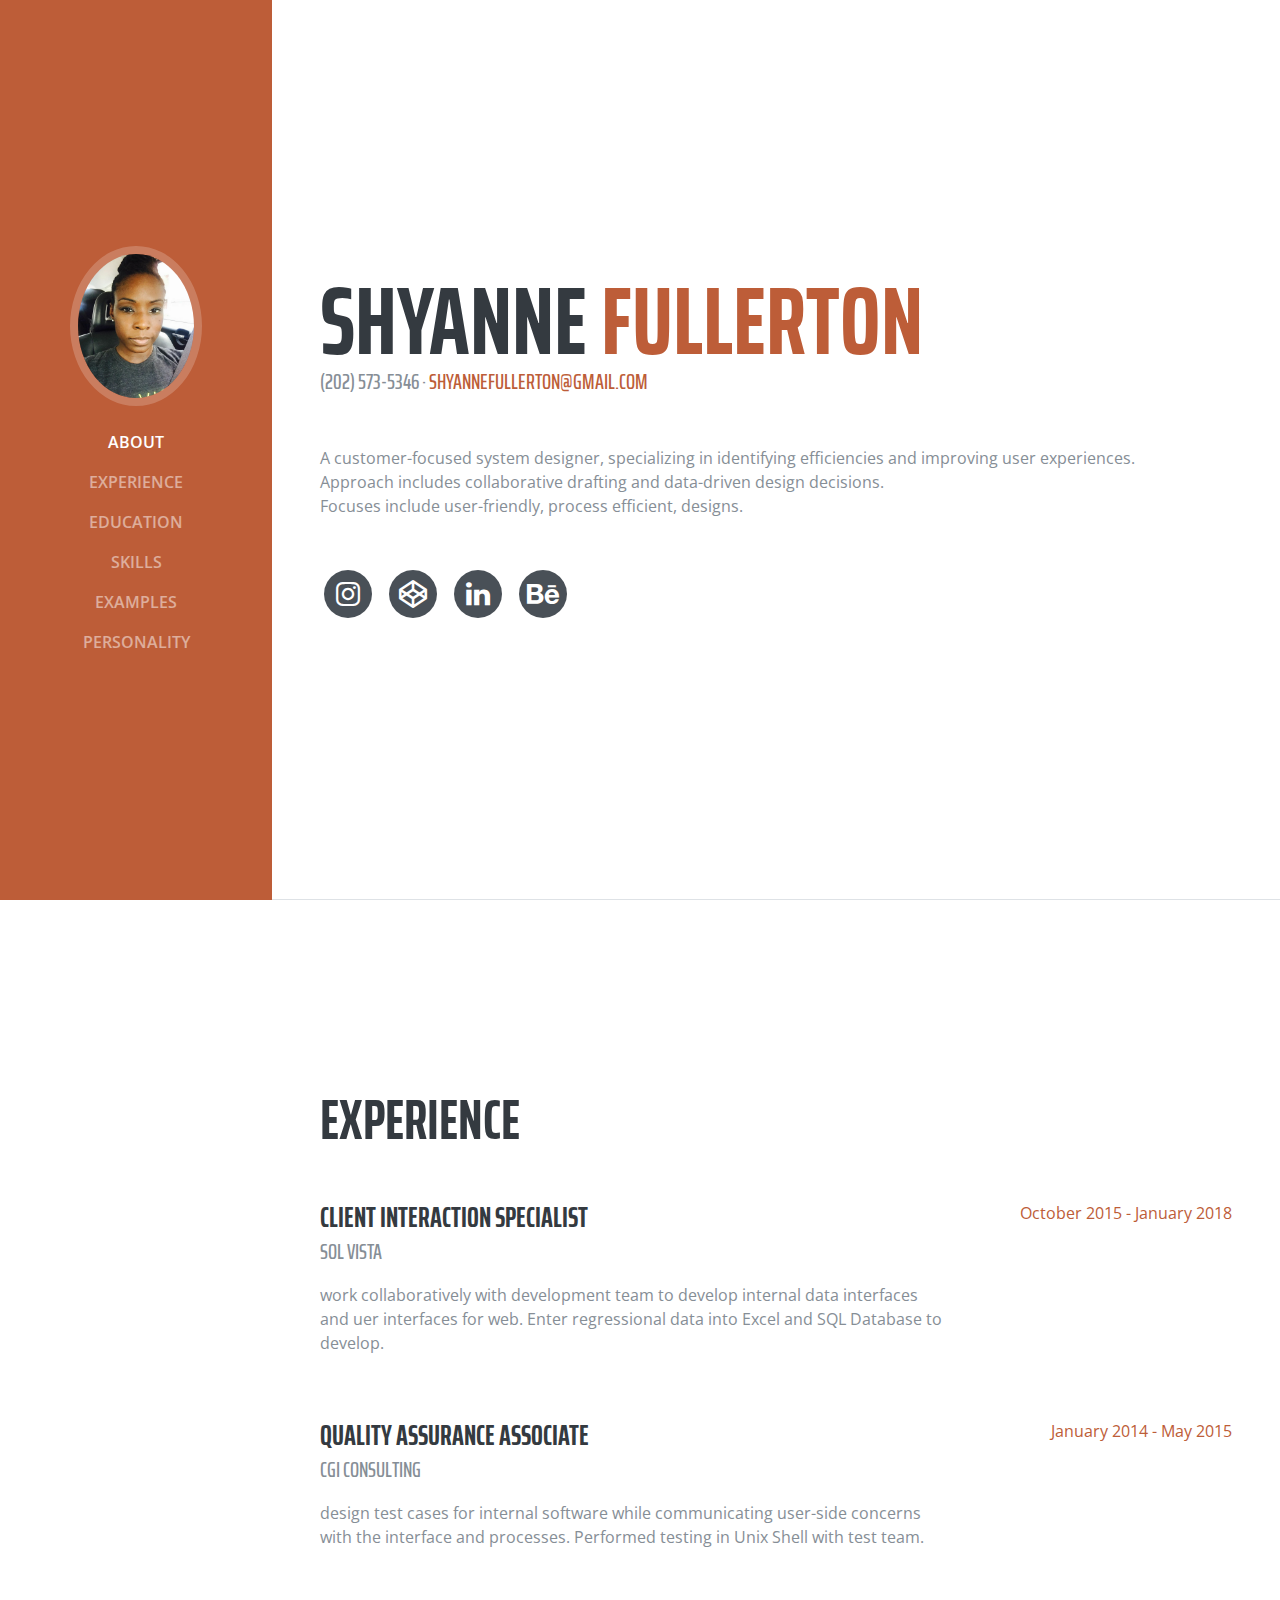
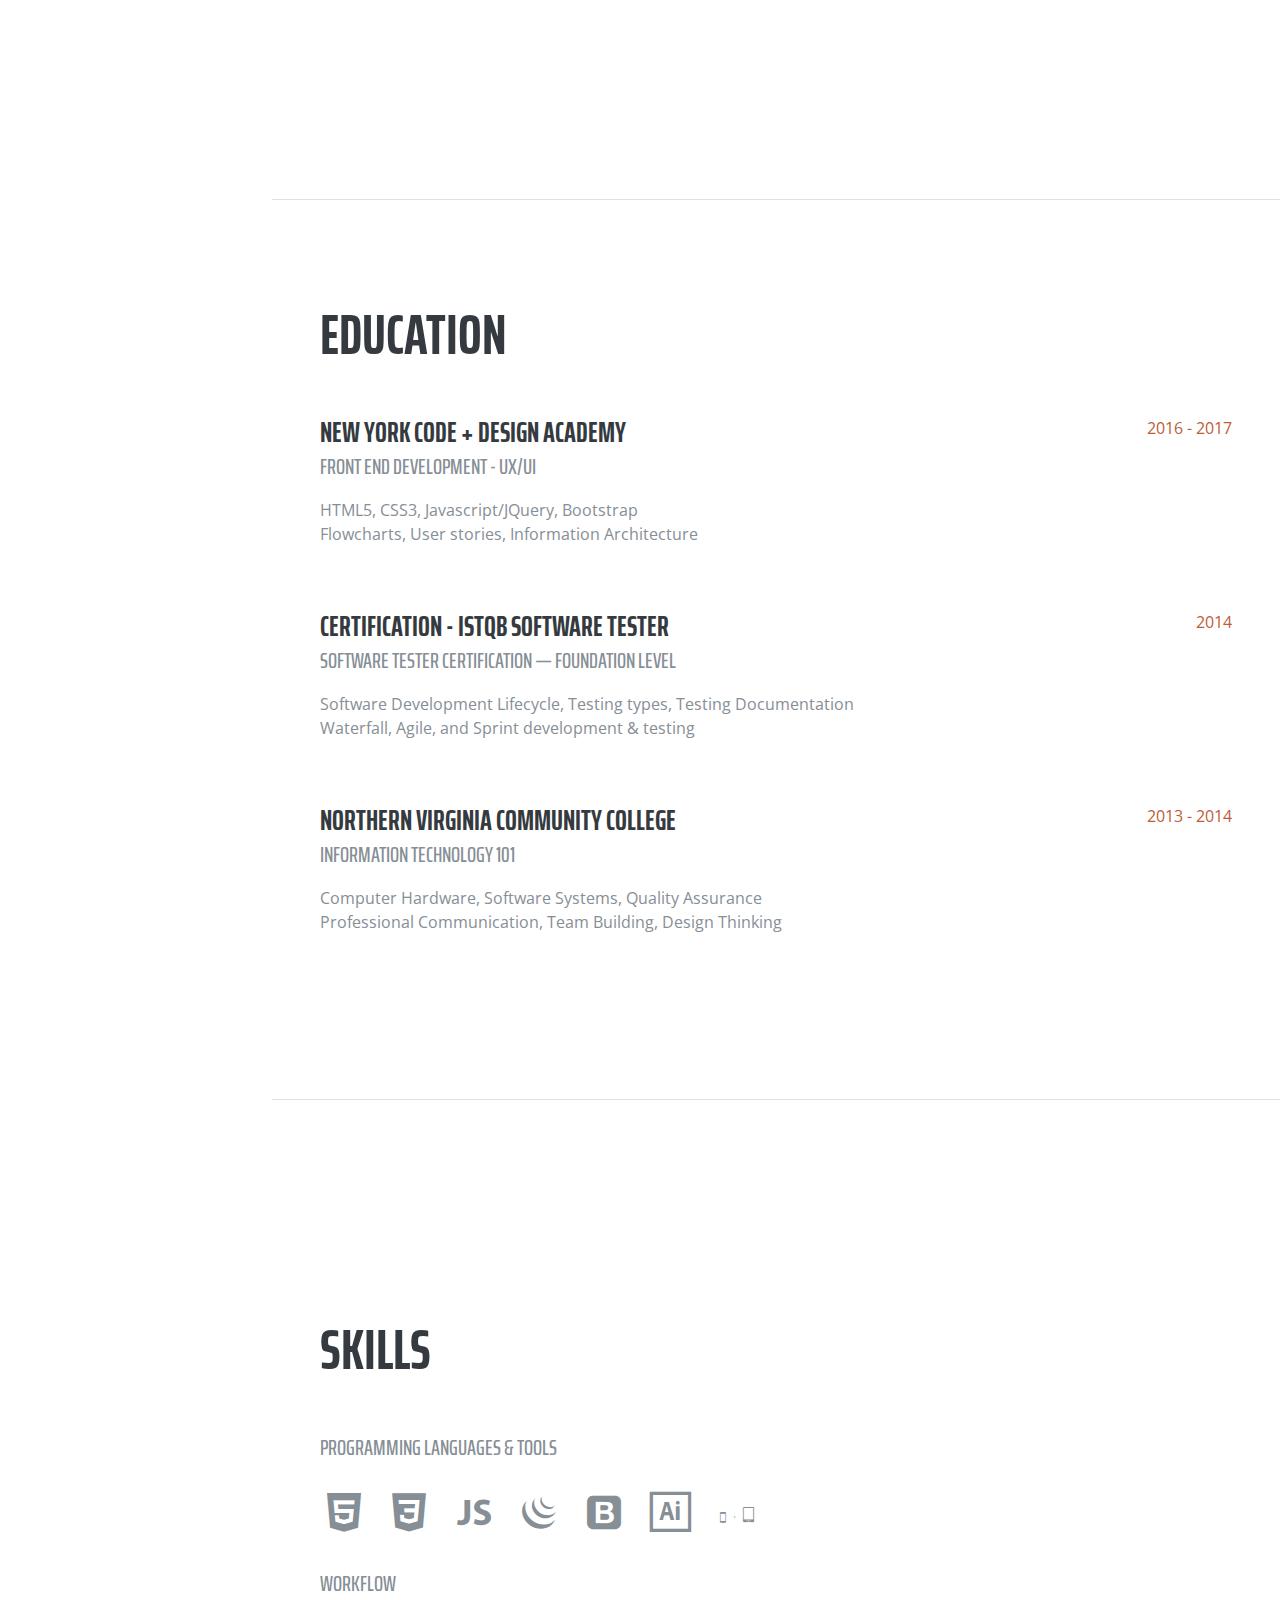
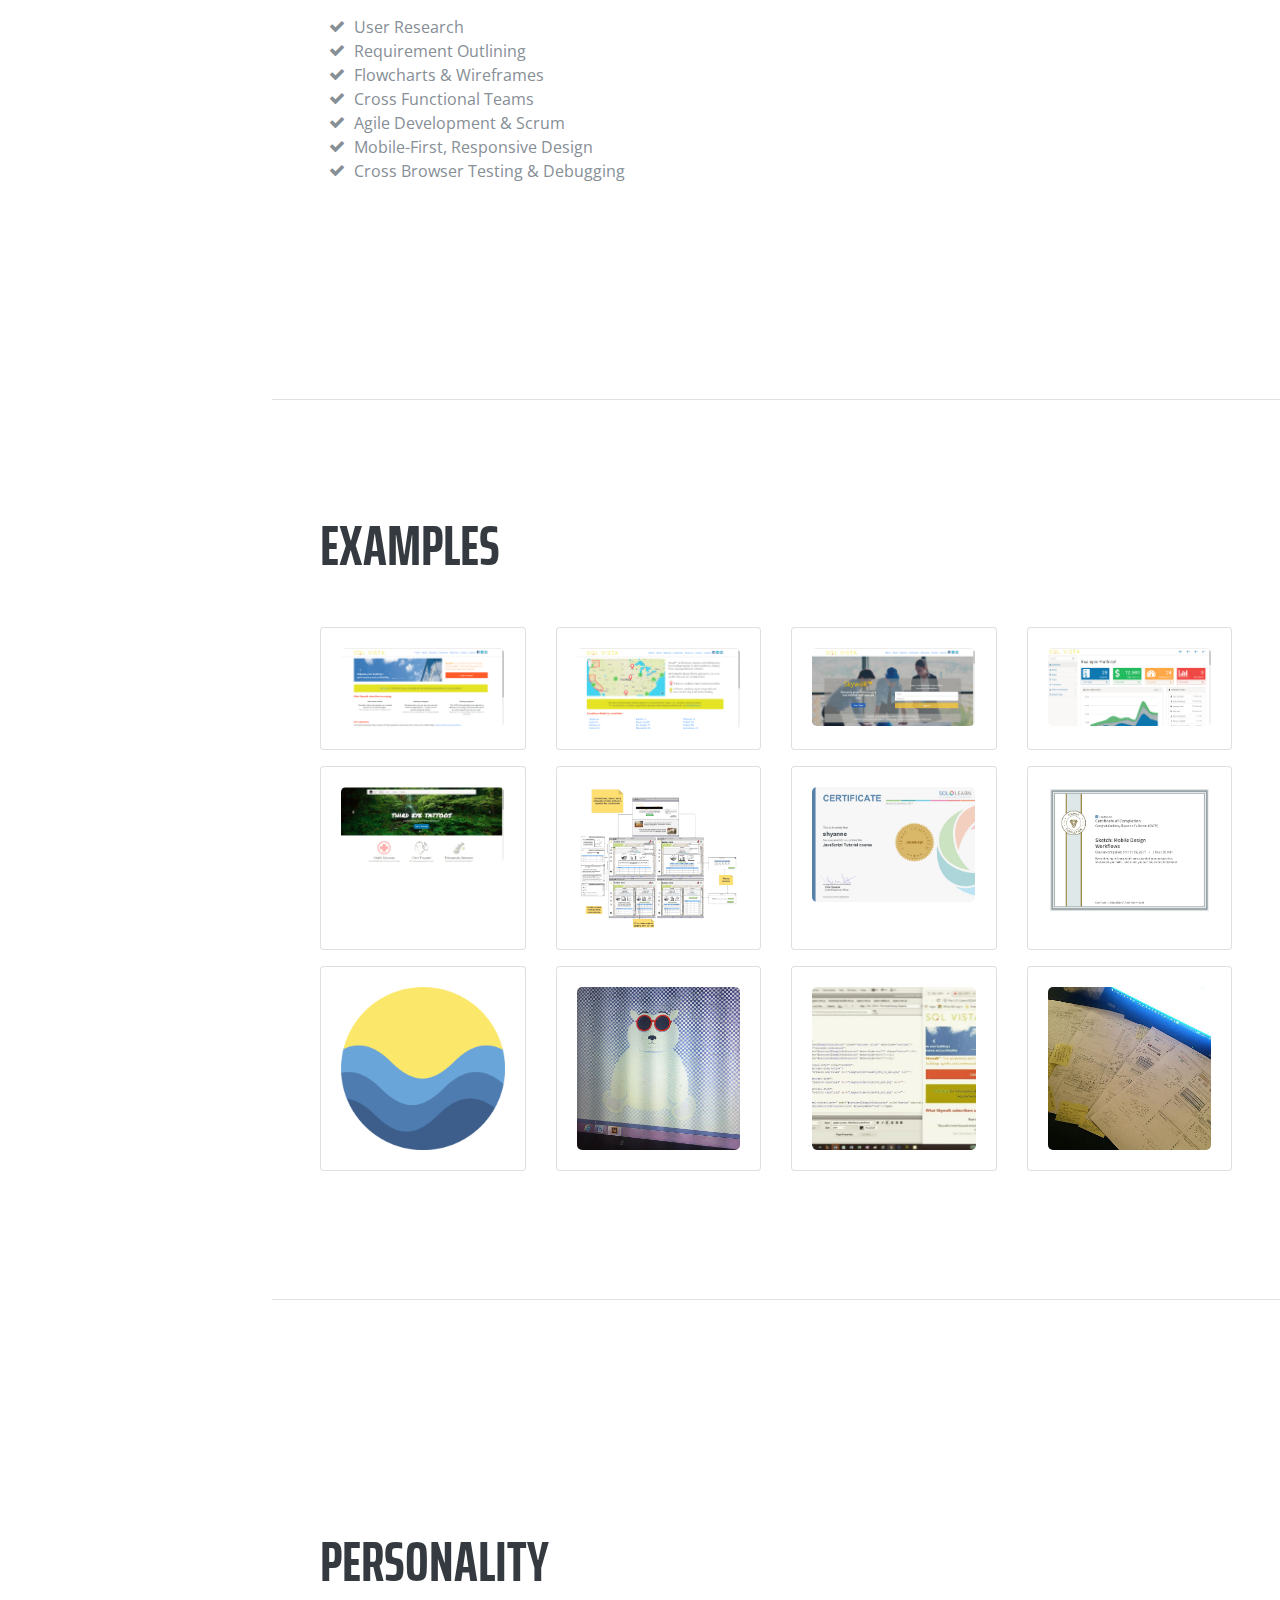
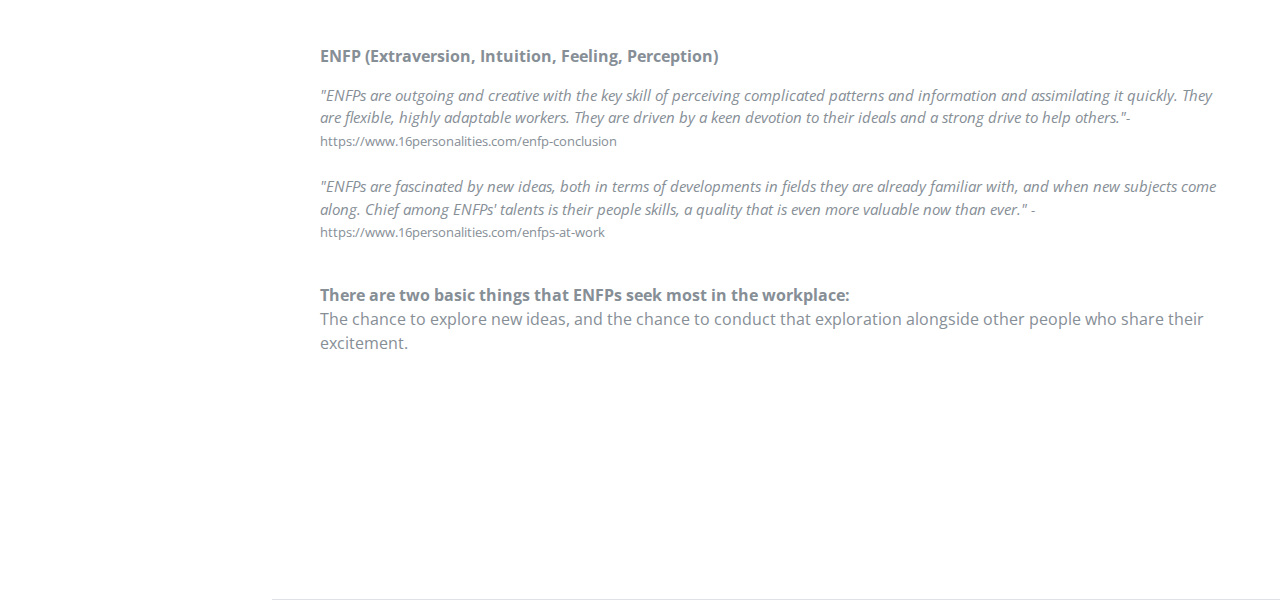
<file: index.html>
<!DOCTYPE html>
<html lang="en">

  <head>

    <meta charset="utf-8">
    <meta name="viewport" content="width=device-width, initial-scale=1, shrink-to-fit=no">
    <meta name="description" content="">
    <meta name="author" content="">

    <title>Shyanne - Resume</title>
	  <link rel="icon" href="https://shytwn.github.io/resume/favicon (1).ico">

    <!-- Bootstrap core CSS -->
    <link href="vendor/bootstrap/css/bootstrap.min.css" rel="stylesheet">

    <!-- Custom fonts for this template -->
    <link href="https://fonts.googleapis.com/css?family=Saira+Extra+Condensed:100,200,300,400,500,600,700,800,900" rel="stylesheet">
    <link href="https://fonts.googleapis.com/css?family=Open+Sans:300,300i,400,400i,600,600i,700,700i,800,800i" rel="stylesheet">
    <link href="vendor/font-awesome/css/font-awesome.min.css" rel="stylesheet">
    <link href="vendor/devicons/css/devicons.min.css" rel="stylesheet">
    <link href="vendor/simple-line-icons/css/simple-line-icons.css" rel="stylesheet">

    <!-- Custom styles for this template -->
    <link href="css/resume.min.css" rel="stylesheet">
	<link href="css/resume.css" rel="stylesheet">
  </head>

  <body id="page-top">

    <nav class="navbar navbar-expand-lg navbar-dark bg-primary fixed-top" id="sideNav">
      <a class="navbar-brand js-scroll-trigger" href="#page-top">
        <span class="d-block d-lg-none"></span>
        <span class="d-none d-lg-block">
          <img class="img-fluid img-profile rounded-circle mx-auto mb-2" src="img/Shy1.png" alt="">
        </span>
      </a>
      <button class="navbar-toggler" type="button" data-toggle="collapse" data-target="#navbarSupportedContent" aria-controls="navbarSupportedContent" aria-expanded="false" aria-label="Toggle navigation">
        <span class="navbar-toggler-icon"></span>
      </button>
      <div class="collapse navbar-collapse" id="navbarSupportedContent">
        <ul class="navbar-nav">
          <li class="nav-item">
            <a class="nav-link js-scroll-trigger" href="#about">About</a>
          </li>
          <li class="nav-item">
            <a class="nav-link js-scroll-trigger" href="#experience">Experience</a>
          </li>
          <li class="nav-item">
            <a class="nav-link js-scroll-trigger" href="#education">Education</a>
          </li>
          <li class="nav-item">
            <a class="nav-link js-scroll-trigger" href="#skills">Skills</a>
          </li>
          <li class="nav-item">
            <a class="nav-link js-scroll-trigger" href="#awards">Examples</a>
          </li>
          <li class="nav-item">
            <a class="nav-link js-scroll-trigger" href="#interests">Personality</a>
          </li>
        </ul>
      </div>
    </nav>

    <div class="container-fluid p-0">

      <section class="resume-section p-3 p-lg-5 d-flex d-column" id="about">
        <div class="my-auto">
          <h1 class="mb-0">Shyanne
            <span class="text-primary">Fullerton</span>
          </h1>
          <div class="subheading mb-5"> (202) 573-5346 · <a href="mailto:shyannefullerton@gmail.com">shyannefullerton@gmail.com</a> 
           
          </div>
          <p class="mb-5">A customer-focused system designer, specializing in identifying efficiencies and improving user experiences.  </br> Approach includes collaborative drafting and data-driven design decisions.</br>Focuses include user-friendly, process efficient, designs.</p>
          <ul class="list-inline list-social-icons mb-0">
            <li class="list-inline-item">
              <a href="https://www.instagram.com/sweetivys_dc/">
                <span class="fa-stack fa-lg">
                  <i class="fa fa-circle fa-stack-2x"></i>
                  <i class="fa fa-instagram fa-stack-1x fa-inverse"></i>
                </span>
              </a>
            </li>
            <li class="list-inline-item">
              <a href="https://codepen.io/shytown/">
                <span class="fa-stack fa-lg">
                  <i class="fa fa-circle fa-stack-2x"></i>
                  <i class="fa fa-codepen fa-stack-1x fa-inverse"></i>
                </span>
              </a>
            </li>
            <li class="list-inline-item">
              <a href="https://www.linkedin.com/in/shyannef">
                <span class="fa-stack fa-lg">
                  <i class="fa fa-circle fa-stack-2x"></i>
                  <i class="fa fa-linkedin fa-stack-1x fa-inverse"></i>
                </span>
              </a>
            </li>
            <li class="list-inline-item">
              <a href="https://www.behance.net/shyanneful51c1">
                <span class="fa-stack fa-lg">
                  <i class="fa fa-circle fa-stack-2x"></i>
                  <i class="fa fa-behance fa-stack-1x fa-inverse"></i>
                </span>
              </a>
            </li>
          </ul>
        </div>
      </section>

      <section class="resume-section p-3 p-lg-5 d-flex flex-column" id="experience">
        <div class="my-auto">
          <h2 class="mb-5">Experience</h2>

          <div class="resume-item d-flex flex-column flex-md-row mb-5">
            <div class="resume-content mr-auto">
              <h3 class="mb-0">Client Interaction Specialist</h3>
              <div class="subheading mb-3">SOL VISTA</div><p>work collaboratively with development team to develop internal data interfaces and uer interfaces for web. Enter regressional data into Excel and SQL Database to develop.</p>
            </div>
              <p>
            <div class="resume-date text-md-right">
              <span class="text-primary">October 2015 - January 2018</span>
            </div>
          </div>

          <div class="resume-item d-flex flex-column flex-md-row mb-5">
            <div class="resume-content mr-auto">
              <h3 class="mb-0">
Quality Assurance Associate</h3>
              <div class="subheading mb-3">CGI Consulting</div>
              <p>design test cases for internal software while communicating user-side concerns with the interface and processes. Performed testing in Unix Shell with test team.</p>
            </div>
            <div class="resume-date text-md-right">
              <span class="text-primary">January 2014 - May 2015</span>
            </div>
          </div>

 <!--     <div class="resume-item d-flex flex-column flex-md-row mb-5">
            <div class="resume-content mr-auto">
              <h3 class="mb-0">Freelance Artist</h3>
              <div class="subheading mb-3">Washington, DC</div>
              <p>custom and recreated designs for digital art, permannet body art, murals, etc.</p>
            </div>
            <div class="resume-date text-md-right">
              <span class="text-primary">September 2010 - December 2015</span>
</div>
          </div>-->

   

        </div>

      </section>

      <section class="resume-section p-3 p-lg-5 d-flex flex-column" id="education">
        <div class="my-auto">
          <h2 class="mb-5">Education</h2>

          <div class="resume-item d-flex flex-column flex-md-row mb-5">
            <div class="resume-content mr-auto">
              <h3 class="mb-0">New York Code + Design Academy</h3>
              <div class="subheading mb-3">Front End Development - UX/UI</div>
              <div>HTML5, CSS3, Javascript/JQuery, Bootstrap</div>
              <p>Flowcharts, User stories, Information Architecture</p>
            </div>
            <div class="resume-date text-md-right">
              <span class="text-primary">2016 - 2017</span>
            </div>
          </div>
		
		 <div class="resume-item d-flex flex-column flex-md-row mb-5">
            <div class="resume-content mr-auto">
              <h3 class="mb-0">Certification - ISTQB Software Tester</h3>
              <div class="subheading mb-3">Software Tester Certification — Foundation Level </div>
              <div>Software Development Lifecycle, Testing types, Testing Documentation</div>
              <p>Waterfall, Agile, and Sprint development & testing</p>
            </div>
            <div class="resume-date text-md-right">
              <span class="text-primary">2014</span>
            </div>
          </div>

          <div class="resume-item d-flex flex-column flex-md-row mb-5">
            <div class="resume-content mr-auto">
              <h3 class="mb-0">Northern Virginia Community College</h3>
              <div class="subheading mb-3">Information Technology 101</div>
              <div>Computer Hardware, Software Systems, Quality Assurance</div>
              <p>Professional Communication, Team Building, Design Thinking</p>
            </div>
            <div class="resume-date text-md-right">
              <span class="text-primary">2013 - 2014</span>
            </div>
          </div>

        </div>
      </section>

      <section class="resume-section p-3 p-lg-5 d-flex flex-column" id="skills">
        <div class="my-auto">
          <h2 class="mb-5">Skills</h2>

          <div class="subheading mb-3">Programming Languages &amp; Tools</div>
          <ul class="list-inline list-icons">
            <li class="list-inline-item ">
              <i class="devicons devicons-html5"></i>
		  
            </li>
            <li class="list-inline-item">
              <i class="devicons devicons-css3"></i>
		     
            </li>
            <li class="list-inline-item">
             <i class="devicons devicons-javascript"></i>
		    
            </li>
            <li class="list-inline-item">
		    <i class="devicons devicons-jquery"></i>
		   
            </li>
           
            <li class="list-inline-item">
		   <i class="devicons devicons-bootstrap"></i>
		    
            </li>
          
             <li class="list-inline-item">
		     <i class="devicons devicons-illustrator"></i>
		   
            </li>
            <li class="list-inline-item">
		    <i class="devicons devicons-responsive"></i>
		   
            </li>
		   <li class="list-inline-item">
		    <i class="devicons devicons-invision"></i>
		   
            </li>

          </ul>

          <div class="subheading mb-3">Workflow</div>
          <ul class="fa-ul mb-0">
		  <li> <i class="fa-li fa fa-check"></i>
             User Research</li>
		<li> <i class="fa-li fa fa-check"></i>
             Requirement Outlining</li>
	        <li><i class="fa-li fa fa-check"></i>
             Flowcharts &amp; Wireframes</li>
		<li>
              <i class="fa-li fa fa-check"></i>
              Cross Functional Teams</li>
            <li>
	<li> <i class="fa-li fa fa-check"></i>
              Agile Development &amp; Scrum</li>
              <li>
              <i class="fa-li fa fa-check"></i>
              Mobile-First, Responsive Design</li>
            <li>
              <i class="fa-li fa fa-check"></i>
              Cross Browser Testing &amp; Debugging</li>
            
          </ul>
        </div>
      </section>

      <section class="resume-section p-3 p-lg-5 d-flex flex-column" id="awards">
        <div class="my-auto">
          <h2 class="mb-5">Examples</h2>
       
      <div class="row">
        <div class="col-md-3 mb-3">
          <div class="card h-100">
            <div class="card-body" >
             
          <img src="img/homewide.png" style="max-width: 100%" id="myImg1">
            </div>
           
          </div>
        </div>
        <!-- /.col-md-3 -->
        <div class="col-md-3 mb-3">
          <div class="card h-100">
            <div class="card-body">
        
          <img src="img/mapwide.png" style="max-width: 100%" id="myImg2">
            </div>
            
          </div>
        </div>
        <!-- /.col-md-3 -->
        <div class="col-md-3 mb-3">
          <div class="card h-100">
            <div class="card-body">
               <img src="img/loginwide.png" style="max-width: 100%" id="myImg3">
            </div>
            
          </div>
        </div>
        <!-- /.col-md-3 -->
          <div class="col-md-3 mb-3">
          <div class="card h-100">
            <div class="card-body">
               <img src="img/dashwide.png" style="max-width: 100%" id="myImg4">
            </div>
            
          </div>
        </div>
		</div>
        <!-- /.col-md-3 -->
<div class="row">
        <div class="col-md-3 mb-3">
          <div class="card h-100">
            <div class="card-body" >
             
          <img src="img/tat.png" style="max-width: 100%" id="myImg5">
            </div>
           
          </div>
        </div>
        <!-- /.col-md-3 -->
        <div class="col-md-3 mb-3">
          <div class="card h-100">
            <div class="card-body">
        
          <img src="img/webapp.jpeg" style="max-width: 100%" id="myImg6">
            </div>
            
          </div>
        </div>
        <!-- /.col-md-3 -->
        <div class="col-md-3 mb-3">
          <div class="card h-100">
            <div class="card-body">
               <img src="img/cert-1.jpg" style="max-width: 100%" id="myImg7">
            </div>
            
          </div>
        </div>
        <!-- /.col-md-3 -->
          <div class="col-md-3 mb-3">
          <div class="card h-100">
            <div class="card-body">
               <img src="img/cert-2.jpg" style="max-width: 100%" id="myImg8">
            </div>
            
          </div>
        </div>
		</div>
        <!-- /.col-md-3 -->
	<div class="row">
        <div class="col-md-3 mb-3">
          <div class="card h-100">
            <div class="card-body" >
             
          <img src="img/01024561327381.5a6a7e3693924.png" style="max-width: 100%" id="myImg9">
            </div>
           
          </div>
        </div>
        <!-- /.col-md-3 -->
        <div class="col-md-3 mb-3">
          <div class="card h-100">
            <div class="card-body">
        
          <img src="img/ill.jpg" style="max-width: 100%" id="myImg10">
            </div>
            
          </div>
        </div>
        <!-- /.col-md-3 -->
        <div class="col-md-3 mb-3">
          <div class="card h-100">
            <div class="card-body">
               <img src="img/25005369_1768898703404429_5055065469602496512_n.jpg" style="max-width: 100%" id="myImg11">
            </div>
            
          </div>
        </div>
        <!-- /.col-md-3 -->
          <div class="col-md-3 mb-3">
          <div class="card h-100">
            <div class="card-body">
               <img src="img/25011824_1931355690519187_7739642719361826816_n.jpg" style="max-width: 100%" id="myImg12">
            </div>
            
          </div>
        </div>
        <!-- /.col-md-3 -->
		</div>
		</div>
       
      </section>
      
       <section class="resume-section p-3 p-lg-5 d-flex flex-column" id="interests">
        <div class="my-auto">
          <h2 class="mb-5">Personality</h2>
          <p><strong>ENFP (Extraversion, Intuition, Feeling, Perception)</strong></p>
          <p class="mb-0"  style="font-size: 15px" ><i>"ENFPs are outgoing and creative with the key skill of perceiving complicated patterns and information and assimilating it quickly. They are flexible, highly adaptable workers. They are driven by a keen devotion to their ideals and a strong drive to help others."</i><span style="font-size: 13px;">- https://www.16personalities.com/enfp-conclusion</span></p></br><p style="font-size: 15px"><i> "ENFPs are fascinated by new ideas, both in terms of developments in fields they are already familiar with, and when new subjects come along. Chief among ENFPs' talents is their people skills, a quality that is even more valuable now than ever." </i> <span style="font-size: 13px;">- https://www.16personalities.com/enfps-at-work</span></p><br><p><strong>There are two basic things that ENFPs seek most in the workplace: </strong></br>The chance to explore new ideas, and the chance to conduct that exploration alongside other people who share their excitement. </p>
        </div>
      </section>
      
      <div id="myModal1" class="modal">

  <!-- The Close Button -->
  <span class="close1">&times;</span>

  <!-- Modal Content (The Image) -->
  <img class="modal-content" id="img01">

  <!-- Modal Caption (Image Text) -->
  <div id="caption1">Small Business Landing Page</div>
</div>

<div id="myModal2" class="modal">

  <!-- The Close Button -->
  <span class="close2">&times;</span>

  <!-- Modal Content (The Image) -->
  <img class="modal-content" id="img02">

  <!-- Modal Caption (Image Text) -->
  <div id="caption2">Mapbox Map Embedded On Page</div>
</div>

<div id="myModal3" class="modal">

  <!-- The Close Button -->
  <span class="close3">&times;</span>

  <!-- Modal Content (The Image) -->
  <img class="modal-content" id="img03">

  <!-- Modal Caption (Image Text) -->
  <div id="caption3">SaaS Login Page</div>
</div>
<div id="myModal4" class="modal">

  <!-- The Close Button -->
  <span class="close4">&times;</span>

  <!-- Modal Content (The Image) -->
  <img class="modal-content" id="img04">

  <!-- Modal Caption (Image Text) -->
  <div id="caption4">SaaS Dashboard Page</div>
</div>
<div id="myModal5" class="modal">

  <!-- The Close Button -->
  <span class="close5">&times;</span>

  <!-- Modal Content (The Image) -->
  <img class="modal-content" id="img05">

  <!-- Modal Caption (Image Text) -->
  <div id="caption5">Tattoo Parlor Landing Page</div>
</div>
<div id="myModal6" class="modal">

  <!-- The Close Button -->
  <span class="close6">&times;</span>

  <!-- Modal Content (The Image) -->
  <img class="modal-content" id="img06">

  <!-- Modal Caption (Image Text) -->
  <div id="caption6">Website Planning Wireframe</div>
</div>
<div id="myModal7" class="modal">

  <!-- The Close Button -->
  <span class="close7">&times;</span>

  <!-- Modal Content (The Image) -->
  <img class="modal-content" id="img07">

  <!-- Modal Caption (Image Text) -->
  <div id="caption7">Javascript Tutorial Course Completion</div>
</div>
<div id="myModal8" class="modal">

  <!-- The Close Button -->
  <span class="close8">&times;</span>

  <!-- Modal Content (The Image) -->
  <img class="modal-content" id="img08">

  <!-- Modal Caption (Image Text) -->
  <div id="caption8">Mobile Design - Mock-up Course Completion</div>
</div>

<div id="myModal9" class="modal">

  <!-- The Close Button -->
  <span class="close9">&times;</span>

  <!-- Modal Content (The Image) -->
  <img class="modal-content" id="img09">

  <!-- Modal Caption (Image Text) -->
  <div id="caption9">Mobile Design - Mock-up Course Completion</div>
</div>
<div id="myModal10" class="modal">

  <!-- The Close Button -->
  <span class="close10">&times;</span>

  <!-- Modal Content (The Image) -->
  <img class="modal-content" id="img10">

  <!-- Modal Caption (Image Text) -->
  <div id="caption10">Mobile Design - Mock-up Course Completion</div>
</div>
<div id="myModal11" class="modal">

  <!-- The Close Button -->
  <span class="close11">&times;</span>

  <!-- Modal Content (The Image) -->
  <img class="modal-content" id="img11">

  <!-- Modal Caption (Image Text) -->
  <div id="caption11">Mobile Design - Mock-up Course Completion</div>
</div>
<div id="myModal12" class="modal">

  <!-- The Close Button -->
  <span class="close12">&times;</span>

  <!-- Modal Content (The Image) -->
  <img class="modal-content" id="img12">

  <!-- Modal Caption (Image Text) -->
  <div id="caption12">Mobile Design - Mock-up Course Completion</div>
</div>
  

    <!-- Bootstrap core JavaScript -->
    <script src="vendor/jquery/jquery.min.js"></script>
    <script src="vendor/bootstrap/js/bootstrap.bundle.min.js"></script>

    <!-- Plugin JavaScript -->
    <script src="vendor/jquery-easing/jquery.easing.min.js"></script>

    <!-- Custom scripts for this template -->
    <script src="js/resume.min.js"></script>
    
     <!-- Custom scripts for modal -->
    <script src="js/modal.js"></script>

  </body>

</html>
</file>
<file: vendor/simple-line-icons/css/simple-line-icons.css>
@font-face {
  font-family: 'simple-line-icons';
  src: url('../fonts/Simple-Line-Icons.eot?v=2.4.0');
  src: url('../fonts/Simple-Line-Icons.eot?v=2.4.0#iefix') format('embedded-opentype'), url('../fonts/Simple-Line-Icons.woff2?v=2.4.0') format('woff2'), url('../fonts/Simple-Line-Icons.ttf?v=2.4.0') format('truetype'), url('../fonts/Simple-Line-Icons.woff?v=2.4.0') format('woff'), url('../fonts/Simple-Line-Icons.svg?v=2.4.0#simple-line-icons') format('svg');
  font-weight: normal;
  font-style: normal;
}
/*
 Use the following CSS code if you want to have a class per icon.
 Instead of a list of all class selectors, you can use the generic [class*="icon-"] selector, but it's slower:
*/
.icon-user,
.icon-people,
.icon-user-female,
.icon-user-follow,
.icon-user-following,
.icon-user-unfollow,
.icon-login,
.icon-logout,
.icon-emotsmile,
.icon-phone,
.icon-call-end,
.icon-call-in,
.icon-call-out,
.icon-map,
.icon-location-pin,
.icon-direction,
.icon-directions,
.icon-compass,
.icon-layers,
.icon-menu,
.icon-list,
.icon-options-vertical,
.icon-options,
.icon-arrow-down,
.icon-arrow-left,
.icon-arrow-right,
.icon-arrow-up,
.icon-arrow-up-circle,
.icon-arrow-left-circle,
.icon-arrow-right-circle,
.icon-arrow-down-circle,
.icon-check,
.icon-clock,
.icon-plus,
.icon-minus,
.icon-close,
.icon-event,
.icon-exclamation,
.icon-organization,
.icon-trophy,
.icon-screen-smartphone,
.icon-screen-desktop,
.icon-plane,
.icon-notebook,
.icon-mustache,
.icon-mouse,
.icon-magnet,
.icon-energy,
.icon-disc,
.icon-cursor,
.icon-cursor-move,
.icon-crop,
.icon-chemistry,
.icon-speedometer,
.icon-shield,
.icon-screen-tablet,
.icon-magic-wand,
.icon-hourglass,
.icon-graduation,
.icon-ghost,
.icon-game-controller,
.icon-fire,
.icon-eyeglass,
.icon-envelope-open,
.icon-envelope-letter,
.icon-bell,
.icon-badge,
.icon-anchor,
.icon-wallet,
.icon-vector,
.icon-speech,
.icon-puzzle,
.icon-printer,
.icon-present,
.icon-playlist,
.icon-pin,
.icon-picture,
.icon-handbag,
.icon-globe-alt,
.icon-globe,
.icon-folder-alt,
.icon-folder,
.icon-film,
.icon-feed,
.icon-drop,
.icon-drawer,
.icon-docs,
.icon-doc,
.icon-diamond,
.icon-cup,
.icon-calculator,
.icon-bubbles,
.icon-briefcase,
.icon-book-open,
.icon-basket-loaded,
.icon-basket,
.icon-bag,
.icon-action-undo,
.icon-action-redo,
.icon-wrench,
.icon-umbrella,
.icon-trash,
.icon-tag,
.icon-support,
.icon-frame,
.icon-size-fullscreen,
.icon-size-actual,
.icon-shuffle,
.icon-share-alt,
.icon-share,
.icon-rocket,
.icon-question,
.icon-pie-chart,
.icon-pencil,
.icon-note,
.icon-loop,
.icon-home,
.icon-grid,
.icon-graph,
.icon-microphone,
.icon-music-tone-alt,
.icon-music-tone,
.icon-earphones-alt,
.icon-earphones,
.icon-equalizer,
.icon-like,
.icon-dislike,
.icon-control-start,
.icon-control-rewind,
.icon-control-play,
.icon-control-pause,
.icon-control-forward,
.icon-control-end,
.icon-volume-1,
.icon-volume-2,
.icon-volume-off,
.icon-calendar,
.icon-bulb,
.icon-chart,
.icon-ban,
.icon-bubble,
.icon-camrecorder,
.icon-camera,
.icon-cloud-download,
.icon-cloud-upload,
.icon-envelope,
.icon-eye,
.icon-flag,
.icon-heart,
.icon-info,
.icon-key,
.icon-link,
.icon-lock,
.icon-lock-open,
.icon-magnifier,
.icon-magnifier-add,
.icon-magnifier-remove,
.icon-paper-clip,
.icon-paper-plane,
.icon-power,
.icon-refresh,
.icon-reload,
.icon-settings,
.icon-star,
.icon-symbol-female,
.icon-symbol-male,
.icon-target,
.icon-credit-card,
.icon-paypal,
.icon-social-tumblr,
.icon-social-twitter,
.icon-social-facebook,
.icon-social-instagram,
.icon-social-linkedin,
.icon-social-pinterest,
.icon-social-github,
.icon-social-google,
.icon-social-reddit,
.icon-social-skype,
.icon-social-dribbble,
.icon-social-behance,
.icon-social-foursqare,
.icon-social-soundcloud,
.icon-social-spotify,
.icon-social-stumbleupon,
.icon-social-youtube,
.icon-social-dropbox,
.icon-social-vkontakte,
.icon-social-steam {
  font-family: 'simple-line-icons';
  speak: none;
  font-style: normal;
  font-weight: normal;
  font-variant: normal;
  text-transform: none;
  line-height: 1;
  /* Better Font Rendering =========== */
  -webkit-font-smoothing: antialiased;
  -moz-osx-font-smoothing: grayscale;
}
.icon-user:before {
  content: "\e005";
}
.icon-people:before {
  content: "\e001";
}
.icon-user-female:before {
  content: "\e000";
}
.icon-user-follow:before {
  content: "\e002";
}
.icon-user-following:before {
  content: "\e003";
}
.icon-user-unfollow:before {
  content: "\e004";
}
.icon-login:before {
  content: "\e066";
}
.icon-logout:before {
  content: "\e065";
}
.icon-emotsmile:before {
  content: "\e021";
}
.icon-phone:before {
  content: "\e600";
}
.icon-call-end:before {
  content: "\e048";
}
.icon-call-in:before {
  content: "\e047";
}
.icon-call-out:before {
  content: "\e046";
}
.icon-map:before {
  content: "\e033";
}
.icon-location-pin:before {
  content: "\e096";
}
.icon-direction:before {
  content: "\e042";
}
.icon-directions:before {
  content: "\e041";
}
.icon-compass:before {
  content: "\e045";
}
.icon-layers:before {
  content: "\e034";
}
.icon-menu:before {
  content: "\e601";
}
.icon-list:before {
  content: "\e067";
}
.icon-options-vertical:before {
  content: "\e602";
}
.icon-options:before {
  content: "\e603";
}
.icon-arrow-down:before {
  content: "\e604";
}
.icon-arrow-left:before {
  content: "\e605";
}
.icon-arrow-right:before {
  content: "\e606";
}
.icon-arrow-up:before {
  content: "\e607";
}
.icon-arrow-up-circle:before {
  content: "\e078";
}
.icon-arrow-left-circle:before {
  content: "\e07a";
}
.icon-arrow-right-circle:before {
  content: "\e079";
}
.icon-arrow-down-circle:before {
  content: "\e07b";
}
.icon-check:before {
  content: "\e080";
}
.icon-clock:before {
  content: "\e081";
}
.icon-plus:before {
  content: "\e095";
}
.icon-minus:before {
  content: "\e615";
}
.icon-close:before {
  content: "\e082";
}
.icon-event:before {
  content: "\e619";
}
.icon-exclamation:before {
  content: "\e617";
}
.icon-organization:before {
  content: "\e616";
}
.icon-trophy:before {
  content: "\e006";
}
.icon-screen-smartphone:before {
  content: "\e010";
}
.icon-screen-desktop:before {
  content: "\e011";
}
.icon-plane:before {
  content: "\e012";
}
.icon-notebook:before {
  content: "\e013";
}
.icon-mustache:before {
  content: "\e014";
}
.icon-mouse:before {
  content: "\e015";
}
.icon-magnet:before {
  content: "\e016";
}
.icon-energy:before {
  content: "\e020";
}
.icon-disc:before {
  content: "\e022";
}
.icon-cursor:before {
  content: "\e06e";
}
.icon-cursor-move:before {
  content: "\e023";
}
.icon-crop:before {
  content: "\e024";
}
.icon-chemistry:before {
  content: "\e026";
}
.icon-speedometer:before {
  content: "\e007";
}
.icon-shield:before {
  content: "\e00e";
}
.icon-screen-tablet:before {
  content: "\e00f";
}
.icon-magic-wand:before {
  content: "\e017";
}
.icon-hourglass:before {
  content: "\e018";
}
.icon-graduation:before {
  content: "\e019";
}
.icon-ghost:before {
  content: "\e01a";
}
.icon-game-controller:before {
  content: "\e01b";
}
.icon-fire:before {
  content: "\e01c";
}
.icon-eyeglass:before {
  content: "\e01d";
}
.icon-envelope-open:before {
  content: "\e01e";
}
.icon-envelope-letter:before {
  content: "\e01f";
}
.icon-bell:before {
  content: "\e027";
}
.icon-badge:before {
  content: "\e028";
}
.icon-anchor:before {
  content: "\e029";
}
.icon-wallet:before {
  content: "\e02a";
}
.icon-vector:before {
  content: "\e02b";
}
.icon-speech:before {
  content: "\e02c";
}
.icon-puzzle:before {
  content: "\e02d";
}
.icon-printer:before {
  content: "\e02e";
}
.icon-present:before {
  content: "\e02f";
}
.icon-playlist:before {
  content: "\e030";
}
.icon-pin:before {
  content: "\e031";
}
.icon-picture:before {
  content: "\e032";
}
.icon-handbag:before {
  content: "\e035";
}
.icon-globe-alt:before {
  content: "\e036";
}
.icon-globe:before {
  content: "\e037";
}
.icon-folder-alt:before {
  content: "\e039";
}
.icon-folder:before {
  content: "\e089";
}
.icon-film:before {
  content: "\e03a";
}
.icon-feed:before {
  content: "\e03b";
}
.icon-drop:before {
  content: "\e03e";
}
.icon-drawer:before {
  content: "\e03f";
}
.icon-docs:before {
  content: "\e040";
}
.icon-doc:before {
  content: "\e085";
}
.icon-diamond:before {
  content: "\e043";
}
.icon-cup:before {
  content: "\e044";
}
.icon-calculator:before {
  content: "\e049";
}
.icon-bubbles:before {
  content: "\e04a";
}
.icon-briefcase:before {
  content: "\e04b";
}
.icon-book-open:before {
  content: "\e04c";
}
.icon-basket-loaded:before {
  content: "\e04d";
}
.icon-basket:before {
  content: "\e04e";
}
.icon-bag:before {
  content: "\e04f";
}
.icon-action-undo:before {
  content: "\e050";
}
.icon-action-redo:before {
  content: "\e051";
}
.icon-wrench:before {
  content: "\e052";
}
.icon-umbrella:before {
  content: "\e053";
}
.icon-trash:before {
  content: "\e054";
}
.icon-tag:before {
  content: "\e055";
}
.icon-support:before {
  content: "\e056";
}
.icon-frame:before {
  content: "\e038";
}
.icon-size-fullscreen:before {
  content: "\e057";
}
.icon-size-actual:before {
  content: "\e058";
}
.icon-shuffle:before {
  content: "\e059";
}
.icon-share-alt:before {
  content: "\e05a";
}
.icon-share:before {
  content: "\e05b";
}
.icon-rocket:before {
  content: "\e05c";
}
.icon-question:before {
  content: "\e05d";
}
.icon-pie-chart:before {
  content: "\e05e";
}
.icon-pencil:before {
  content: "\e05f";
}
.icon-note:before {
  content: "\e060";
}
.icon-loop:before {
  content: "\e064";
}
.icon-home:before {
  content: "\e069";
}
.icon-grid:before {
  content: "\e06a";
}
.icon-graph:before {
  content: "\e06b";
}
.icon-microphone:before {
  content: "\e063";
}
.icon-music-tone-alt:before {
  content: "\e061";
}
.icon-music-tone:before {
  content: "\e062";
}
.icon-earphones-alt:before {
  content: "\e03c";
}
.icon-earphones:before {
  content: "\e03d";
}
.icon-equalizer:before {
  content: "\e06c";
}
.icon-like:before {
  content: "\e068";
}
.icon-dislike:before {
  content: "\e06d";
}
.icon-control-start:before {
  content: "\e06f";
}
.icon-control-rewind:before {
  content: "\e070";
}
.icon-control-play:before {
  content: "\e071";
}
.icon-control-pause:before {
  content: "\e072";
}
.icon-control-forward:before {
  content: "\e073";
}
.icon-control-end:before {
  content: "\e074";
}
.icon-volume-1:before {
  content: "\e09f";
}
.icon-volume-2:before {
  content: "\e0a0";
}
.icon-volume-off:before {
  content: "\e0a1";
}
.icon-calendar:before {
  content: "\e075";
}
.icon-bulb:before {
  content: "\e076";
}
.icon-chart:before {
  content: "\e077";
}
.icon-ban:before {
  content: "\e07c";
}
.icon-bubble:before {
  content: "\e07d";
}
.icon-camrecorder:before {
  content: "\e07e";
}
.icon-camera:before {
  content: "\e07f";
}
.icon-cloud-download:before {
  content: "\e083";
}
.icon-cloud-upload:before {
  content: "\e084";
}
.icon-envelope:before {
  content: "\e086";
}
.icon-eye:before {
  content: "\e087";
}
.icon-flag:before {
  content: "\e088";
}
.icon-heart:before {
  content: "\e08a";
}
.icon-info:before {
  content: "\e08b";
}
.icon-key:before {
  content: "\e08c";
}
.icon-link:before {
  content: "\e08d";
}
.icon-lock:before {
  content: "\e08e";
}
.icon-lock-open:before {
  content: "\e08f";
}
.icon-magnifier:before {
  content: "\e090";
}
.icon-magnifier-add:before {
  content: "\e091";
}
.icon-magnifier-remove:before {
  content: "\e092";
}
.icon-paper-clip:before {
  content: "\e093";
}
.icon-paper-plane:before {
  content: "\e094";
}
.icon-power:before {
  content: "\e097";
}
.icon-refresh:before {
  content: "\e098";
}
.icon-reload:before {
  content: "\e099";
}
.icon-settings:before {
  content: "\e09a";
}
.icon-star:before {
  content: "\e09b";
}
.icon-symbol-female:before {
  content: "\e09c";
}
.icon-symbol-male:before {
  content: "\e09d";
}
.icon-target:before {
  content: "\e09e";
}
.icon-credit-card:before {
  content: "\e025";
}
.icon-paypal:before {
  content: "\e608";
}
.icon-social-tumblr:before {
  content: "\e00a";
}
.icon-social-twitter:before {
  content: "\e009";
}
.icon-social-facebook:before {
  content: "\e00b";
}
.icon-social-instagram:before {
  content: "\e609";
}
.icon-social-linkedin:before {
  content: "\e60a";
}
.icon-social-pinterest:before {
  content: "\e60b";
}
.icon-social-github:before {
  content: "\e60c";
}
.icon-social-google:before {
  content: "\e60d";
}
.icon-social-reddit:before {
  content: "\e60e";
}
.icon-social-skype:before {
  content: "\e60f";
}
.icon-social-dribbble:before {
  content: "\e00d";
}
.icon-social-behance:before {
  content: "\e610";
}
.icon-social-foursqare:before {
  content: "\e611";
}
.icon-social-soundcloud:before {
  content: "\e612";
}
.icon-social-spotify:before {
  content: "\e613";
}
.icon-social-stumbleupon:before {
  content: "\e614";
}
.icon-social-youtube:before {
  content: "\e008";
}
.icon-social-dropbox:before {
  content: "\e00c";
}
.icon-social-vkontakte:before {
  content: "\e618";
}
.icon-social-steam:before {
  content: "\e620";
}
</file>
<file: vendor/devicons/css/devicons.min.css>
/*!
 *  Devicons 1.8.0 made by Theodore Vorillas / http://vorillaz.com 
 */
@font-face{font-family:devicons;src:url(../fonts/devicons.eot?xqxft6);src:url(../fonts/devicons.eot?#iefixxqxft6) format("embedded-opentype"),url(../fonts/devicons.woff?xqxft6) format("woff"),url(../fonts/devicons.ttf?xqxft6) format("truetype"),url(../fonts/devicons.svg?xqxft6#devicons) format("svg");font-weight:400;font-style:normal}.devicons{font-family:devicons;speak:none;font-style:normal;font-weight:400;font-variant:normal;text-transform:none;line-height:1;-webkit-font-smoothing:antialiased;-moz-osx-font-smoothing:grayscale}.devicons-git:before{content:"\e602"}.devicons-git_compare:before{content:"\e628"}.devicons-git_branch:before{content:"\e625"}.devicons-git_commit:before{content:"\e629"}.devicons-git_pull_request:before{content:"\e626"}.devicons-git_merge:before{content:"\e627"}.devicons-bitbucket:before{content:"\e603"}.devicons-github_alt:before{content:"\e608"}.devicons-github_badge:before{content:"\e609"}.devicons-github:before{content:"\e60a"}.devicons-github_full:before{content:"\e617"}.devicons-java:before{content:"\e638"}.devicons-ruby:before{content:"\e639"}.devicons-scala:before{content:"\e637"}.devicons-python:before{content:"\e63c"}.devicons-go:before{content:"\e624"}.devicons-ruby_on_rails:before{content:"\e63b"}.devicons-django:before{content:"\e61d"}.devicons-markdown:before{content:"\e63e"}.devicons-php:before{content:"\e63d"}.devicons-mysql:before{content:"\e604"}.devicons-streamline:before{content:"\e605"}.devicons-database:before{content:"\e606"}.devicons-laravel:before{content:"\e63f"}.devicons-javascript:before{content:"\e64e"}.devicons-angular:before{content:"\e653"}.devicons-backbone:before{content:"\e652"}.devicons-coffeescript:before{content:"\e651"}.devicons-jquery:before{content:"\e650"}.devicons-modernizr:before{content:"\e620"}.devicons-jquery_ui:before{content:"\e654"}.devicons-ember:before{content:"\e61b"}.devicons-dojo:before{content:"\e61c"}.devicons-nodejs:before{content:"\e619"}.devicons-nodejs_small:before{content:"\e618"}.devicons-javascript_shield:before{content:"\e64f"}.devicons-bootstrap:before{content:"\e647"}.devicons-sass:before{content:"\e64b"}.devicons-css3_full:before{content:"\e64a"}.devicons-css3:before{content:"\e649"}.devicons-html5:before{content:"\e636"}.devicons-html5_multimedia:before{content:"\e632"}.devicons-html5_device_access:before{content:"\e633"}.devicons-html5_3d_effects:before{content:"\e635"}.devicons-html5_connectivity:before{content:"\e634"}.devicons-ghost_small:before{content:"\e614"}.devicons-ghost:before{content:"\e61f"}.devicons-magento:before{content:"\e640"}.devicons-joomla:before{content:"\e641"}.devicons-jekyll_small:before{content:"\e60d"}.devicons-drupal:before{content:"\e642"}.devicons-wordpress:before{content:"\e60b"}.devicons-grunt:before{content:"\e64c"}.devicons-bower:before{content:"\e64d"}.devicons-npm:before{content:"\e61e"}.devicons-yahoo_small:before{content:"\e62b"}.devicons-yahoo:before{content:"\e615"}.devicons-bing_small:before{content:"\e600"}.devicons-windows:before{content:"\e60f"}.devicons-linux:before{content:"\e612"}.devicons-ubuntu:before{content:"\e63a"}.devicons-android:before{content:"\e60e"}.devicons-apple:before{content:"\e611"}.devicons-appstore:before{content:"\e613"}.devicons-phonegap:before{content:"\e630"}.devicons-blackberry:before{content:"\e623"}.devicons-stackoverflow:before{content:"\e610"}.devicons-techcrunch:before{content:"\e62c"}.devicons-codrops:before{content:"\e62f"}.devicons-css_tricks:before{content:"\e601"}.devicons-smashing_magazine:before{content:"\e62d"}.devicons-netmagazine:before{content:"\e62e"}.devicons-codepen:before{content:"\e616"}.devicons-cssdeck:before{content:"\e62a"}.devicons-hackernews:before{content:"\e61a"}.devicons-dropbox:before{content:"\e607"}.devicons-google_drive:before{content:"\e631"}.devicons-visualstudio:before{content:"\e60c"}.devicons-unity_small:before{content:"\e621"}.devicons-raspberry_pi:before{content:"\e622"}.devicons-chrome:before{content:"\e643"}.devicons-ie:before{content:"\e644"}.devicons-firefox:before{content:"\e645"}.devicons-opera:before{content:"\e646"}.devicons-safari:before{content:"\e648"}.devicons-swift:before{content:"\e655"}.devicons-symfony:before{content:"\e656"}.devicons-symfony_badge:before{content:"\e657"}.devicons-less:before{content:"\e658"}.devicons-stylus:before{content:"\e659"}.devicons-trello:before{content:"\e65a"}.devicons-atlassian:before{content:"\e65b"}.devicons-jira:before{content:"\e65c"}.devicons-envato:before{content:"\e65d"}.devicons-snap_svg:before{content:"\e65e"}.devicons-raphael:before{content:"\e65f"}.devicons-google_analytics:before{content:"\e660"}.devicons-compass:before{content:"\e661"}.devicons-onedrive:before{content:"\e662"}.devicons-gulp:before{content:"\e663"}.devicons-atom:before{content:"\e664"}.devicons-cisco:before{content:"\e665"}.devicons-nancy:before{content:"\e666"}.devicons-clojure:before{content:"\e668"}.devicons-clojure_alt:before{content:"\e66a"}.devicons-perl:before{content:"\e669"}.devicons-celluloid:before{content:"\e66b"}.devicons-w3c:before{content:"\e66c"}.devicons-redis:before{content:"\e66d"}.devicons-postgresql:before{content:"\e66e"}.devicons-webplatform:before{content:"\e66f"}.devicons-jenkins:before{content:"\e667"}.devicons-requirejs:before{content:"\e670"}.devicons-opensource:before{content:"\e671"}.devicons-typo3:before{content:"\e672"}.devicons-uikit:before{content:"\e673"}.devicons-doctrine:before{content:"\e674"}.devicons-groovy:before{content:"\e675"}.devicons-nginx:before{content:"\e676"}.devicons-haskell:before{content:"\e677"}.devicons-zend:before{content:"\e678"}.devicons-gnu:before{content:"\e679"}.devicons-yeoman:before{content:"\e67a"}.devicons-heroku:before{content:"\e67b"}.devicons-debian:before{content:"\e67d"}.devicons-travis:before{content:"\e67e"}.devicons-dotnet:before{content:"\e67f"}.devicons-codeigniter:before{content:"\e680"}.devicons-javascript_badge:before{content:"\e681"}.devicons-yii:before{content:"\e682"}.devicons-msql_server:before{content:"\e67c"}.devicons-composer:before{content:"\e683"}.devicons-krakenjs_badge:before{content:"\e684"}.devicons-krakenjs:before{content:"\e685"}.devicons-mozilla:before{content:"\e686"}.devicons-firebase:before{content:"\e687"}.devicons-sizzlejs:before{content:"\e688"}.devicons-creativecommons:before{content:"\e689"}.devicons-creativecommons_badge:before{content:"\e68a"}.devicons-mitlicence:before{content:"\e68b"}.devicons-senchatouch:before{content:"\e68c"}.devicons-bugsense:before{content:"\e68d"}.devicons-extjs:before{content:"\e68e"}.devicons-mootools_badge:before{content:"\e68f"}.devicons-mootools:before{content:"\e690"}.devicons-ruby_rough:before{content:"\e691"}.devicons-komodo:before{content:"\e692"}.devicons-coda:before{content:"\e693"}.devicons-bintray:before{content:"\e694"}.devicons-terminal:before{content:"\e695"}.devicons-code:before{content:"\e696"}.devicons-responsive:before{content:"\e697"}.devicons-dart:before{content:"\e698"}.devicons-aptana:before{content:"\e699"}.devicons-mailchimp:before{content:"\e69a"}.devicons-netbeans:before{content:"\e69b"}.devicons-dreamweaver:before{content:"\e69c"}.devicons-brackets:before{content:"\e69d"}.devicons-eclipse:before{content:"\e69e"}.devicons-cloud9:before{content:"\e69f"}.devicons-scrum:before{content:"\e6a0"}.devicons-prolog:before{content:"\e6a1"}.devicons-terminal_badge:before{content:"\e6a2"}.devicons-code_badge:before{content:"\e6a3"}.devicons-mongodb:before{content:"\e6a4"}.devicons-meteor:before{content:"\e6a5"}.devicons-meteorfull:before{content:"\e6a6"}.devicons-fsharp:before{content:"\e6a7"}.devicons-rust:before{content:"\e6a8"}.devicons-ionic:before{content:"\e6a9"}.devicons-sublime:before{content:"\e6aa"}.devicons-appcelerator:before{content:"\e6ab"}.devicons-asterisk:before{content:"\e6ac"}.devicons-aws:before{content:"\e6ad"}.devicons-digital-ocean:before{content:"\e6ae"}.devicons-dlang:before{content:"\e6af"}.devicons-docker:before{content:"\e6b0"}.devicons-erlang:before{content:"\e6b1"}.devicons-google-cloud-platform:before{content:"\e6b2"}.devicons-grails:before{content:"\e6b3"}.devicons-illustrator:before{content:"\e6b4"}.devicons-intellij:before{content:"\e6b5"}.devicons-materializecss:before{content:"\e6b6"}.devicons-openshift:before{content:"\e6b7"}.devicons-photoshop:before{content:"\e6b8"}.devicons-rackspace:before{content:"\e6b9"}.devicons-react:before{content:"\e6ba"}.devicons-redhat:before{content:"\e6bb"}.devicons-scriptcs:before{content:"\e6bc"}.devicons-sqllite:before{content:"\e6c4"}.devicons-vim:before{content:"\e6c5"}
</file>
<file: css/resume.min.css>
/*!
 * Start Bootstrap - Resume v4.0.0-beta.2 (https://startbootstrap.com/template-overviews/resume)
 * Copyright 2013-2017 Start Bootstrap
 * Licensed under MIT (https://github.com/BlackrockDigital/startbootstrap-resume/blob/master/LICENSE)
 */body{font-family:'Open Sans',serif;padding-top:54px;color:#868e96}@media (min-width:992px){body{padding-top:0;padding-left:17rem}}h1,h2,h3,h4,h5,h6{font-family:'Saira Extra Condensed',serif;font-weight:700;text-transform:uppercase;color:#343a40}h1{font-size:6rem;line-height:5.5rem}h2{font-size:3.5rem}.subheading{text-transform:uppercase;font-weight:500;font-family:'Saira Extra Condensed',serif;font-size:1.35rem}.list-social-icons a{color:#495057}.list-social-icons a:hover{color:#bd5d38}.list-social-icons a .fa-lg{font-size:1.75rem}.list-icons{font-size:3rem}.list-icons .list-inline-item i:hover{color:#bd5d38}#sideNav .navbar-nav .nav-item .nav-link{font-weight:600;text-transform:uppercase}@media (min-width:992px){#sideNav{text-align:center;position:fixed;top:0;left:0;display:flex;flex-direction:column;width:17rem;height:100vh}#sideNav .navbar-brand{display:flex;margin:auto auto 0;padding:.5rem}#sideNav .navbar-brand .img-profile{max-width:10rem;max-height:10rem;border:.5rem solid rgba(255,255,255,.2)}#sideNav .navbar-collapse{display:flex;align-items:flex-start;flex-grow:0;width:100%;margin-bottom:auto}#sideNav .navbar-collapse .navbar-nav{flex-direction:column;width:100%}#sideNav .navbar-collapse .navbar-nav .nav-item{display:block}#sideNav .navbar-collapse .navbar-nav .nav-item .nav-link{display:block}}section.resume-section{border-bottom:1px solid #dee2e6;padding-top:5rem!important;padding-bottom:5rem!important}section.resume-section .resume-item .resume-date{min-width:none}@media (min-width:768px){section.resume-section{min-height:100vh}section.resume-section .resume-item .resume-date{min-width:18rem}}@media (min-width:992px){section.resume-section{padding-top:3rem!important;padding-bottom:3rem!important}}.bg-primary{background-color:#bd5d38!important}.text-primary{color:#bd5d38!important}a{color:#bd5d38}a:active,a:focus,a:hover{color:#824027}
</file>
<file: css/resume.css>
/*!
 * Start Bootstrap - Resume v4.0.0-beta.2 (https://startbootstrap.com/template-overviews/resume)
 * Copyright 2013-2017 Start Bootstrap
 * Licensed under MIT (https://github.com/BlackrockDigital/startbootstrap-resume/blob/master/LICENSE)
 */
body {
  font-family: 'Open Sans', serif;
  padding-top: 54px;
  color: #868e96; }

@media (min-width: 992px) {
  body {
    padding-top: 0;
    padding-left: 17rem; } }

h1,
h2,
h3,
h4,
h5,
h6 {
  font-family: 'Saira Extra Condensed', serif;
  font-weight: 700;
  text-transform: uppercase;
  color: #343a40; }

h1 {
  font-size: 6rem;
  line-height: 5.5rem; }

h2 {
  font-size: 3.5rem; }

.subheading {
  text-transform: uppercase;
  font-weight: 500;
  font-family: 'Saira Extra Condensed', serif;
  font-size: 1.35rem; }

.list-social-icons a {
  color: #495057; }
  .list-social-icons a:hover {
    color: #BD5D38; }
  .list-social-icons a .fa-lg {
    font-size: 1.75rem; }

.list-icons {
  font-size: 3rem; }
  .list-icons .list-inline-item i:hover {
    color: #BD5D38; }

#sideNav .navbar-nav .nav-item .nav-link {
  font-weight: 600;
  text-transform: uppercase; }

@media (min-width: 992px) {
  #sideNav {
    text-align: center;
    position: fixed;
    top: 0;
    left: 0;
    display: flex;
    flex-direction: column;
    width: 17rem;
    height: 100vh; }
    #sideNav .navbar-brand {
      display: flex;
      margin: auto auto 0;
      padding: 0.5rem; }
      #sideNav .navbar-brand .img-profile {
        max-width: 10rem;
        max-height: 10rem;
        border: 0.5rem solid rgba(255, 255, 255, 0.2); }
    #sideNav .navbar-collapse {
      display: flex;
      align-items: flex-start;
      flex-grow: 0;
      width: 100%;
      margin-bottom: auto; }
      #sideNav .navbar-collapse .navbar-nav {
        flex-direction: column;
        width: 100%; }
        #sideNav .navbar-collapse .navbar-nav .nav-item {
          display: block; }
          #sideNav .navbar-collapse .navbar-nav .nav-item .nav-link {
            display: block; } }

section.resume-section {
  border-bottom: 1px solid #dee2e6;
  padding-top: 5rem !important;
  padding-bottom: 5rem !important; }
  section.resume-section .resume-item .resume-date {
    min-width: none; }

@media (min-width: 768px) {
  section.resume-section {
    min-height: 100vh; }
    section.resume-section .resume-item .resume-date {
      min-width: 18rem; } }

@media (min-width: 992px) {
  section.resume-section {
    padding-top: 3rem !important;
    padding-bottom: 3rem !important; } }

.bg-primary {
  background-color: #BD5D38 !important; }

.text-primary {
  color: #BD5D38 !important; }

a {
  color: #BD5D38; }
  a:hover, a:focus, a:active {
    color: #824027; }
@charset "utf-8";
/* CSS Document */

/* Style the Image Used to Trigger the Modal */
#myImg1, #myImg2, #myImg3, #myImg4, #myImg5, #myImg6, #myImg7, #myImg8, #myImg9, #myImg10, #myImg11, #myImg12 {
    border-radius: 5px;
    cursor: pointer;
    transition: 0.3s;
}

#myImg1:hover, #myImg2:hover, #myImg3:hover, #myImg4:hover, #myImg5:hover, #myImg6:hover, #myImg7:hover, #myImg8:hover, #myImg9:hover, #myImg10:hover, #myImg11:hover, #myImg12:hover {opacity: 0.7;}

/* The Modal (background) */
.modal {
    display: none; /* Hidden by default */
    position: fixed; /* Stay in place */
    z-index: 1; /* Sit on top */
    padding-top: 100px; /* Location of the box */
    left: 0;
    top: 0;
    width: 100%; /* Full width */
    height: 100%; /* Full height */
    overflow: auto; /* Enable scroll if needed */
    background-color: rgb(0,0,0); /* Fallback color */
    background-color: rgba(0,0,0,0.9); /* Black w/ opacity */
}

/* Modal Content (Image) */
.modal-content {
    margin: auto;
    display: block;
    width: 80%;
    max-width: 700px;
}

/* Caption of Modal Image (Image Text) - Same Width as the Image */
#caption1, #caption2, #caption3, #caption4, #caption5, #caption6, #caption7, #caption8, #caption9, #caption10, #caption11, #caption12 {
    margin: auto;
    display: block;
    width: 80%;
    max-width: 700px;
    text-align: center;
    color: #ccc;
    padding: 10px 0;
    height: 150px;
}

/* Add Animation - Zoom in the Modal */
.modal-content, #caption1, #caption2, #caption3, #caption4, #caption5, #caption6, #caption8, #caption9, #caption10, #caption11, #caption12 { 
    animation-name: zoom;
    animation-duration: 0.6s;
}

@keyframes zoom {
    from {transform:scale(0)} 
    to {transform:scale(1)}
}

/* The Close Button */
.close1, .close2, .close3, .close4, .close5, .close6, .close7, .close8, .close9, .close10, .close11, .close12 {
    position: absolute;
    top: 15px;
    right: 95px;
    color: #f1f1f1;
    font-size: 40px;
    font-weight: bold;
    transition: 0.3s;
}

.close1:hover,
.close1:focus,
.close2:hover,
.close2:focus, 
.close3:hover,
.close3:focus,
.close4:hover,
.close4:focus,
.close5:hover,
.close5:focus,
.close6:hover,
.close6:focus,
.close7:hover,
.close7:focus,
.close8:hover,
.close8:focus,
.close9:hover,
.close9:focus,
.close10:hover,
.close10:focus,
.close11:hover,
.close11:focus,
.close12:hover,
.close12:focus {
    color: #bbb;
    text-decoration: none;
    cursor: pointer;
}


/* 100% Image Width on Smaller Screens */
@media only screen and (max-width: 700px){
    .modal-content {
        width: 100%;
    }
}


/* Tooltip container 
.tooltip {
    position: relative;
    display: inline-block;
    border-bottom: 1px dotted black; /* If you want dots under the hoverable text */
}*/

/* Tooltip text */
.tooltiptext {
    visibility: hidden;
    width: 120px;
    background-color: black;
    color: #fff;
    text-align: center;
    padding: 5px 0;
    border-radius: 6px;
 
    /* Position the tooltip text - see examples below! */
    position: absolute;
    z-index: 1;
}

/* Show the tooltip text when you mouse over the tooltip container */
.list-inline-item:hover .tooltiptext {
    visibility: visible;
}
</file>
